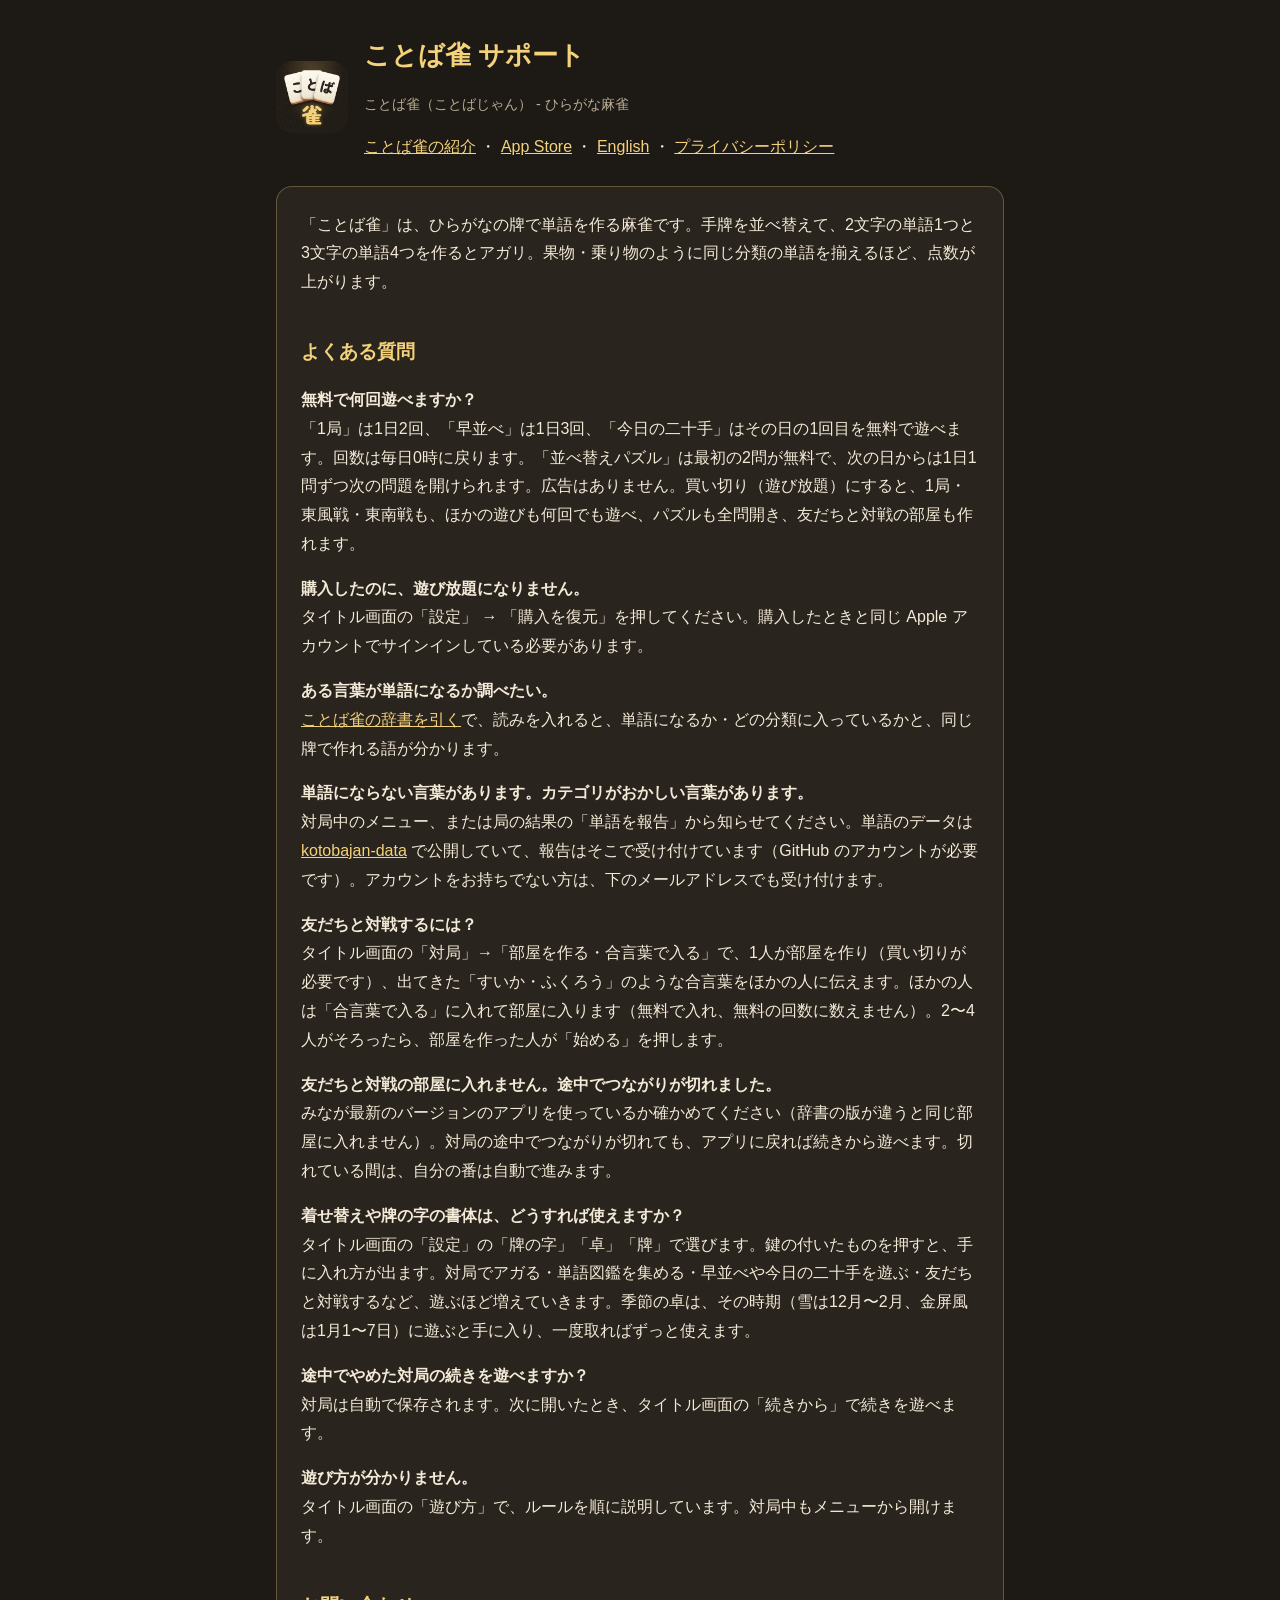
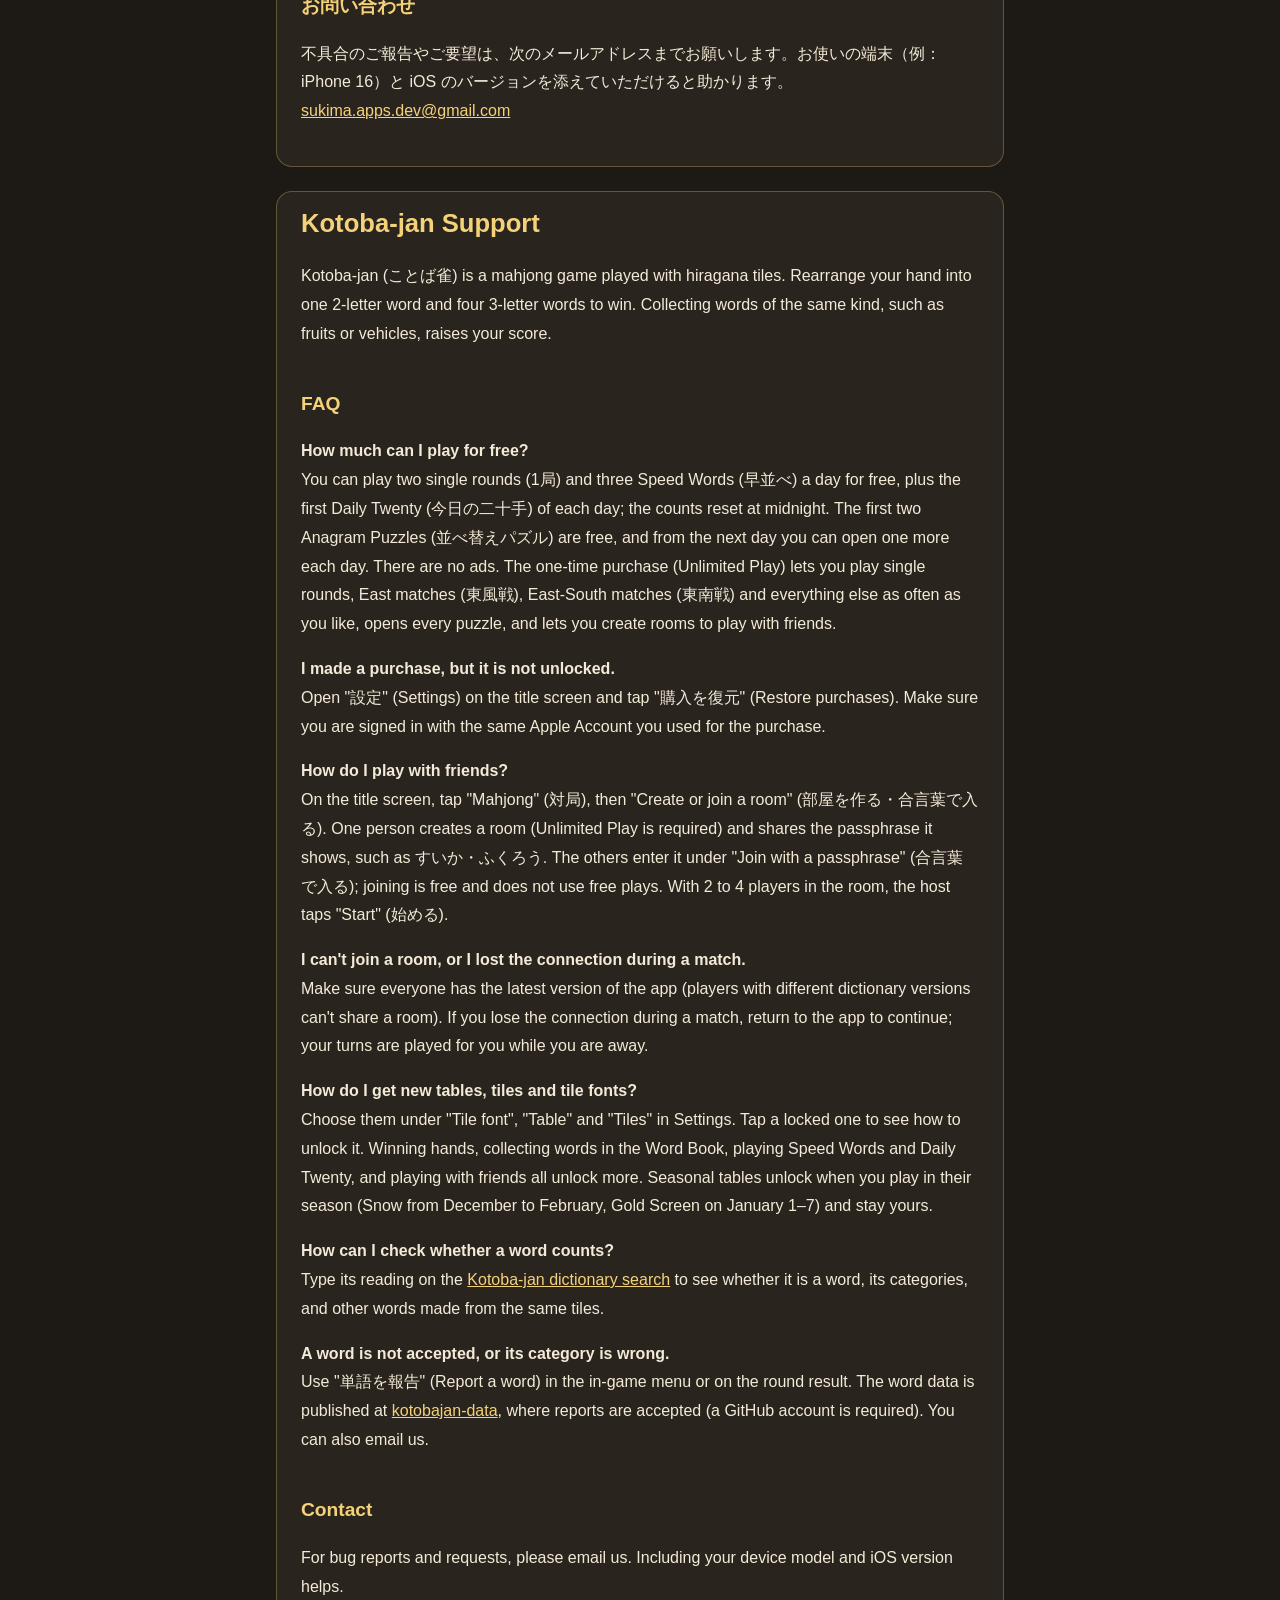
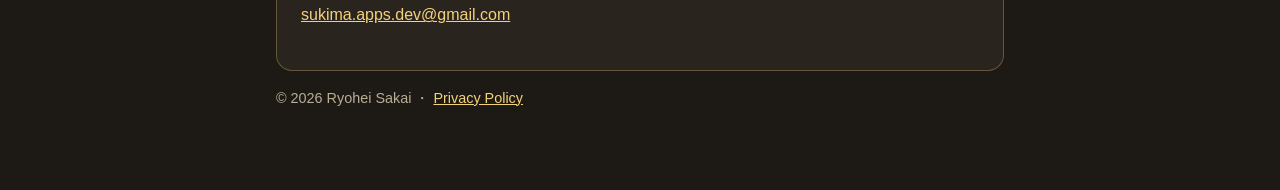
<file: index.html>
<!doctype html>
<html lang="ja">
<head>
<meta charset="utf-8">
<meta name="viewport" content="width=device-width, initial-scale=1">
<title>ことば雀 サポート / Support</title>
<meta name="description" content="ひらがなの牌で単語を作る麻雀ゲーム「ことば雀 - ひらがな麻雀」のサポートページ。よくある質問とお問い合わせ先。">
<link rel="stylesheet" href="style.css">
<link rel="icon" type="image/png" href="icon.png">
<link rel="apple-touch-icon" href="icon.png">
</head>
<body>
<main>
<header>
  <img src="icon.png" alt="ことば雀のアイコン">
  <div>
    <h1>ことば雀 <span>サポート</span></h1>
    <p class="sub">ことば雀（ことばじゃん） - ひらがな麻雀</p>
    <nav><a href="https://sakairuh.github.io/kotobajan/">ことば雀の紹介</a> ・ <a href="https://apps.apple.com/jp/app/%E3%81%93%E3%81%A8%E3%81%B0%E9%9B%80-%E3%81%B2%E3%82%89%E3%81%8C%E3%81%AA%E9%BA%BB%E9%9B%80/id6826314811">App Store</a> ・ <a href="#en">English</a> ・ <a href="privacy.html">プライバシーポリシー</a></nav>
  </div>
</header>

<section class="lang" lang="ja">
<p>「ことば雀」は、ひらがなの牌で単語を作る麻雀です。手牌を並べ替えて、2文字の単語1つと3文字の単語4つを作るとアガリ。果物・乗り物のように同じ分類の単語を揃えるほど、点数が上がります。</p>

<h2>よくある質問</h2>
<p><strong>無料で何回遊べますか？</strong><br>
「1局」は1日2回、「早並べ」は1日3回、「今日の二十手」はその日の1回目を無料で遊べます。回数は毎日0時に戻ります。「並べ替えパズル」は最初の2問が無料で、次の日からは1日1問ずつ次の問題を開けられます。広告はありません。買い切り（遊び放題）にすると、1局・東風戦・東南戦も、ほかの遊びも何回でも遊べ、パズルも全問開き、友だちと対戦の部屋も作れます。</p>
<p><strong>購入したのに、遊び放題になりません。</strong><br>
タイトル画面の「設定」 → 「購入を復元」を押してください。購入したときと同じ Apple アカウントでサインインしている必要があります。</p>
<p><strong>ある言葉が単語になるか調べたい。</strong><br>
<a href="https://sakairuh.github.io/kotobajan/jisho/">ことば雀の辞書を引く</a>で、読みを入れると、単語になるか・どの分類に入っているかと、同じ牌で作れる語が分かります。</p>
<p><strong>単語にならない言葉があります。カテゴリがおかしい言葉があります。</strong><br>
対局中のメニュー、または局の結果の「単語を報告」から知らせてください。単語のデータは <a href="https://github.com/sakairuh/kotobajan-data">kotobajan-data</a> で公開していて、報告はそこで受け付けています（GitHub のアカウントが必要です）。アカウントをお持ちでない方は、下のメールアドレスでも受け付けます。</p>
<p><strong>友だちと対戦するには？</strong><br>
タイトル画面の「対局」→「部屋を作る・合言葉で入る」で、1人が部屋を作り（買い切りが必要です）、出てきた「すいか・ふくろう」のような合言葉をほかの人に伝えます。ほかの人は「合言葉で入る」に入れて部屋に入ります（無料で入れ、無料の回数に数えません）。2〜4人がそろったら、部屋を作った人が「始める」を押します。</p>
<p><strong>友だちと対戦の部屋に入れません。途中でつながりが切れました。</strong><br>
みなが最新のバージョンのアプリを使っているか確かめてください（辞書の版が違うと同じ部屋に入れません）。対局の途中でつながりが切れても、アプリに戻れば続きから遊べます。切れている間は、自分の番は自動で進みます。</p>
<p><strong>着せ替えや牌の字の書体は、どうすれば使えますか？</strong><br>
タイトル画面の「設定」の「牌の字」「卓」「牌」で選びます。鍵の付いたものを押すと、手に入れ方が出ます。対局でアガる・単語図鑑を集める・早並べや今日の二十手を遊ぶ・友だちと対戦するなど、遊ぶほど増えていきます。季節の卓は、その時期（雪は12月〜2月、金屏風は1月1〜7日）に遊ぶと手に入り、一度取ればずっと使えます。</p>
<p><strong>途中でやめた対局の続きを遊べますか？</strong><br>
対局は自動で保存されます。次に開いたとき、タイトル画面の「続きから」で続きを遊べます。</p>
<p><strong>遊び方が分かりません。</strong><br>
タイトル画面の「遊び方」で、ルールを順に説明しています。対局中もメニューから開けます。</p>

<h2>お問い合わせ</h2>
<p>不具合のご報告やご要望は、次のメールアドレスまでお願いします。お使いの端末（例：iPhone 16）と iOS のバージョンを添えていただけると助かります。<br>
<a href="mailto:sukima.apps.dev@gmail.com">sukima.apps.dev@gmail.com</a></p>
</section>

<section class="lang" lang="en" id="en">
<h1>Kotoba-jan <span>Support</span></h1>
<p>Kotoba-jan (ことば雀) is a mahjong game played with hiragana tiles. Rearrange your hand into one 2-letter word and four 3-letter words to win. Collecting words of the same kind, such as fruits or vehicles, raises your score.</p>

<h2>FAQ</h2>
<p><strong>How much can I play for free?</strong><br>
You can play two single rounds (1局) and three Speed Words (早並べ) a day for free, plus the first Daily Twenty (今日の二十手) of each day; the counts reset at midnight. The first two Anagram Puzzles (並べ替えパズル) are free, and from the next day you can open one more each day. There are no ads. The one-time purchase (Unlimited Play) lets you play single rounds, East matches (東風戦), East-South matches (東南戦) and everything else as often as you like, opens every puzzle, and lets you create rooms to play with friends.</p>
<p><strong>I made a purchase, but it is not unlocked.</strong><br>
Open "設定" (Settings) on the title screen and tap "購入を復元" (Restore purchases). Make sure you are signed in with the same Apple Account you used for the purchase.</p>
<p><strong>How do I play with friends?</strong><br>
On the title screen, tap "Mahjong" (対局), then "Create or join a room" (部屋を作る・合言葉で入る). One person creates a room (Unlimited Play is required) and shares the passphrase it shows, such as すいか・ふくろう. The others enter it under "Join with a passphrase" (合言葉で入る); joining is free and does not use free plays. With 2 to 4 players in the room, the host taps "Start" (始める).</p>
<p><strong>I can't join a room, or I lost the connection during a match.</strong><br>
Make sure everyone has the latest version of the app (players with different dictionary versions can't share a room). If you lose the connection during a match, return to the app to continue; your turns are played for you while you are away.</p>
<p><strong>How do I get new tables, tiles and tile fonts?</strong><br>
Choose them under "Tile font", "Table" and "Tiles" in Settings. Tap a locked one to see how to unlock it. Winning hands, collecting words in the Word Book, playing Speed Words and Daily Twenty, and playing with friends all unlock more. Seasonal tables unlock when you play in their season (Snow from December to February, Gold Screen on January 1–7) and stay yours.</p>
<p><strong>How can I check whether a word counts?</strong><br>
Type its reading on the <a href="https://sakairuh.github.io/kotobajan/jisho/?lang=en">Kotoba-jan dictionary search</a> to see whether it is a word, its categories, and other words made from the same tiles.</p>
<p><strong>A word is not accepted, or its category is wrong.</strong><br>
Use "単語を報告" (Report a word) in the in-game menu or on the round result. The word data is published at <a href="https://github.com/sakairuh/kotobajan-data">kotobajan-data</a>, where reports are accepted (a GitHub account is required). You can also email us.</p>

<h2>Contact</h2>
<p>For bug reports and requests, please email us. Including your device model and iOS version helps.<br>
<a href="mailto:sukima.apps.dev@gmail.com">sukima.apps.dev@gmail.com</a></p>
</section>

<footer><p>© 2026 Ryohei Sakai ・ <a href="privacy.html">Privacy Policy</a></p></footer>
</main>
</body>
</html>
</file>
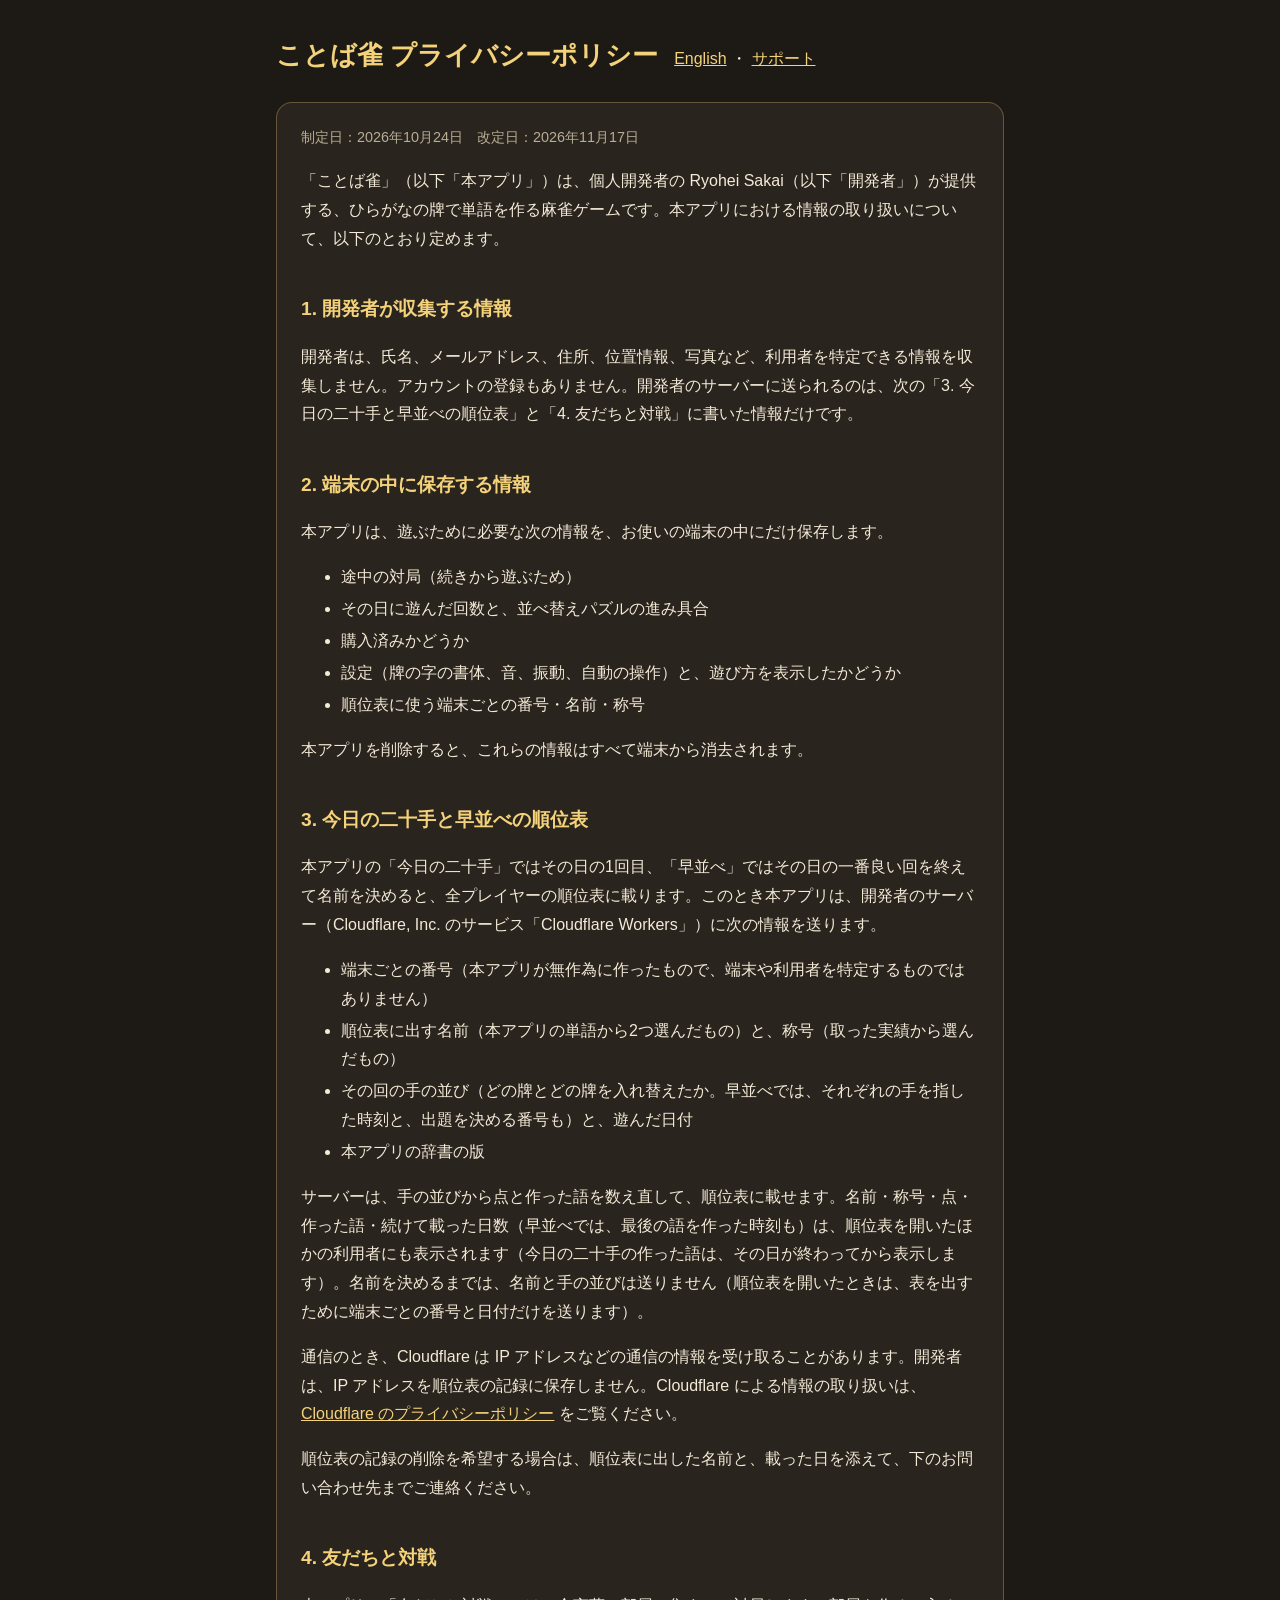
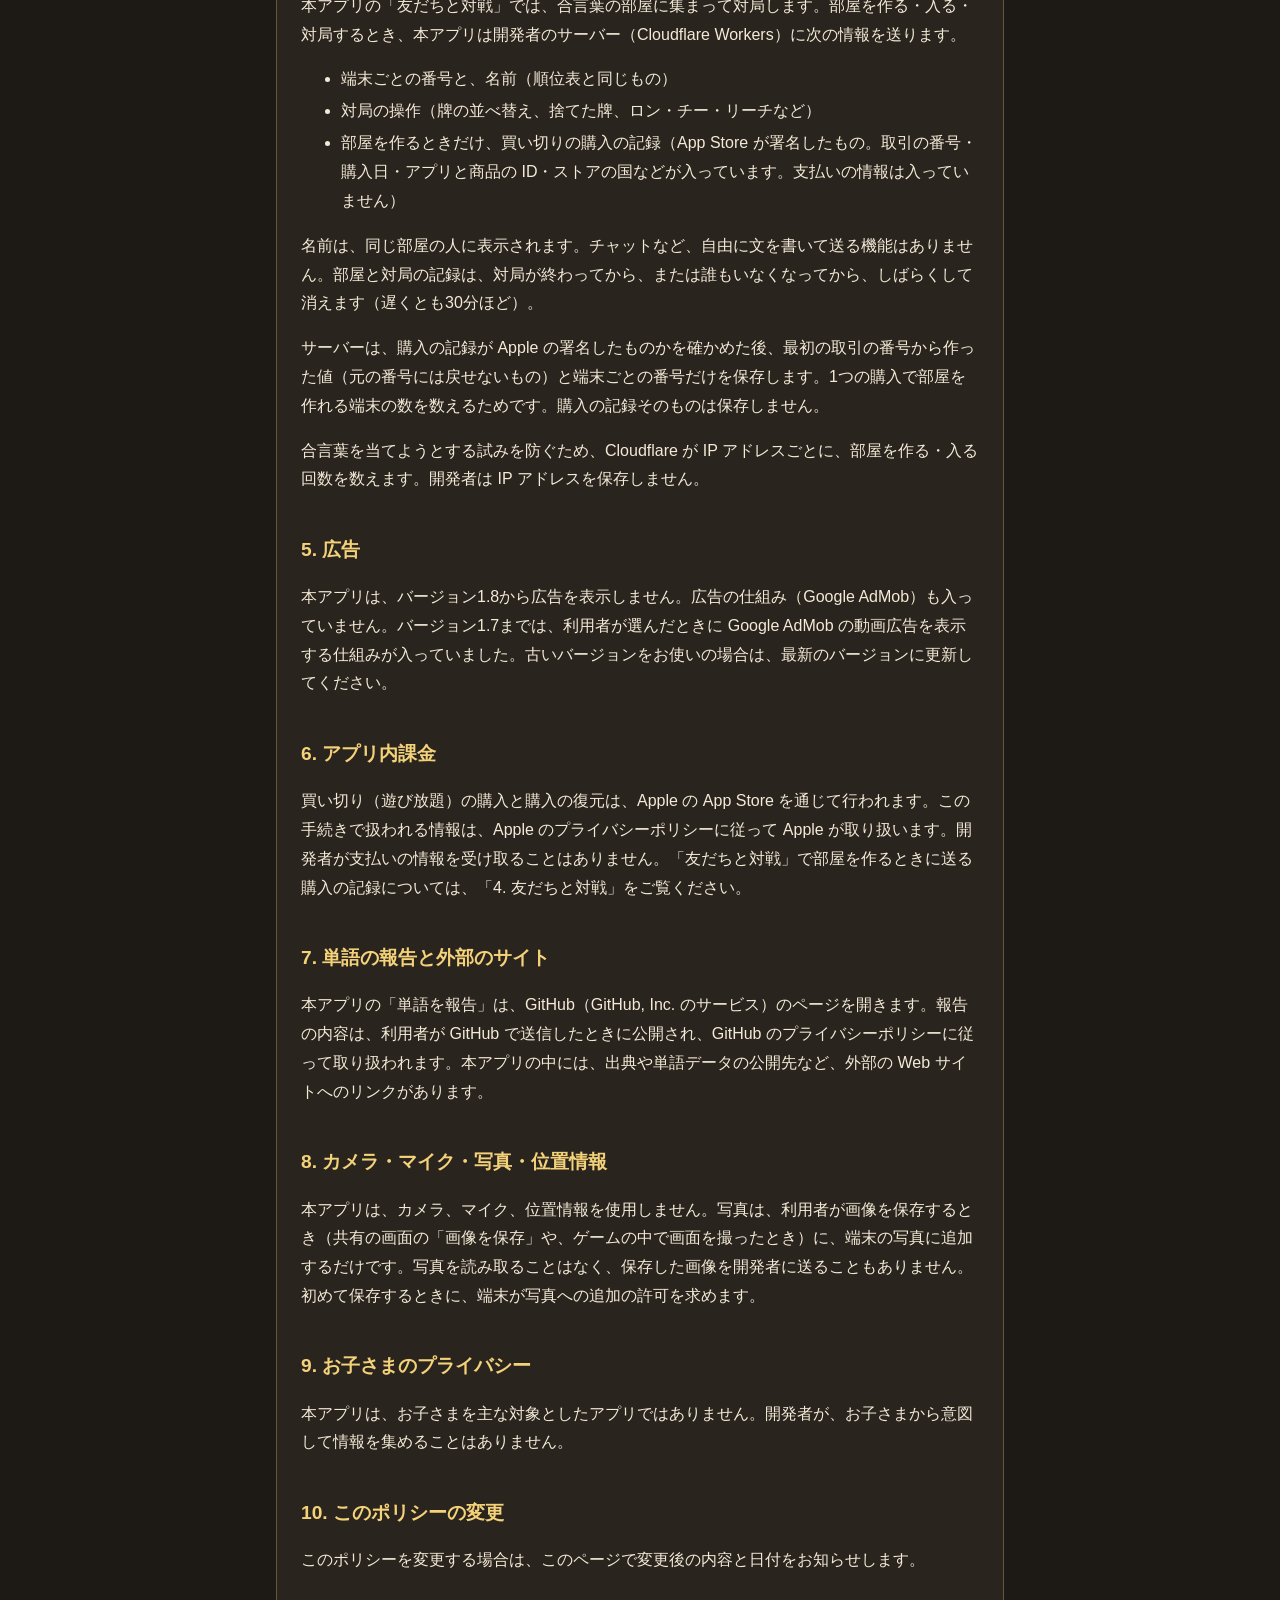
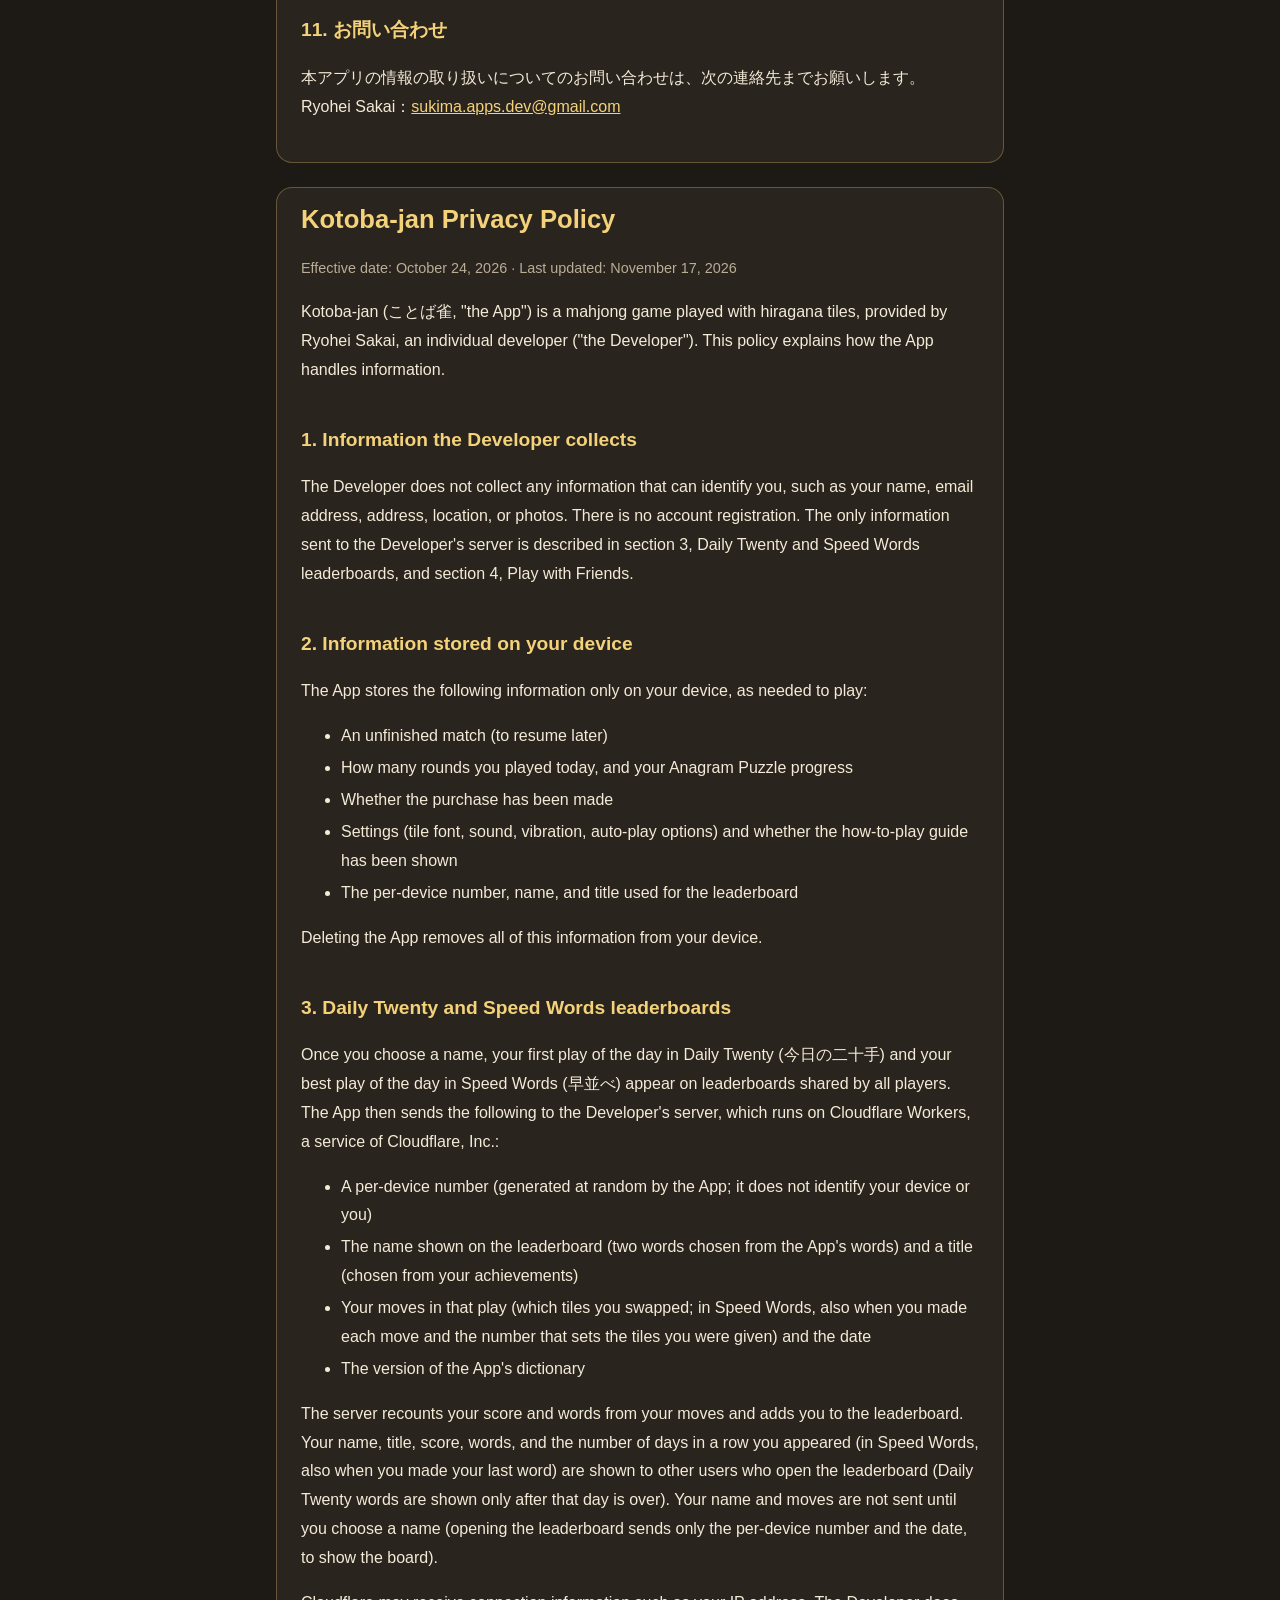
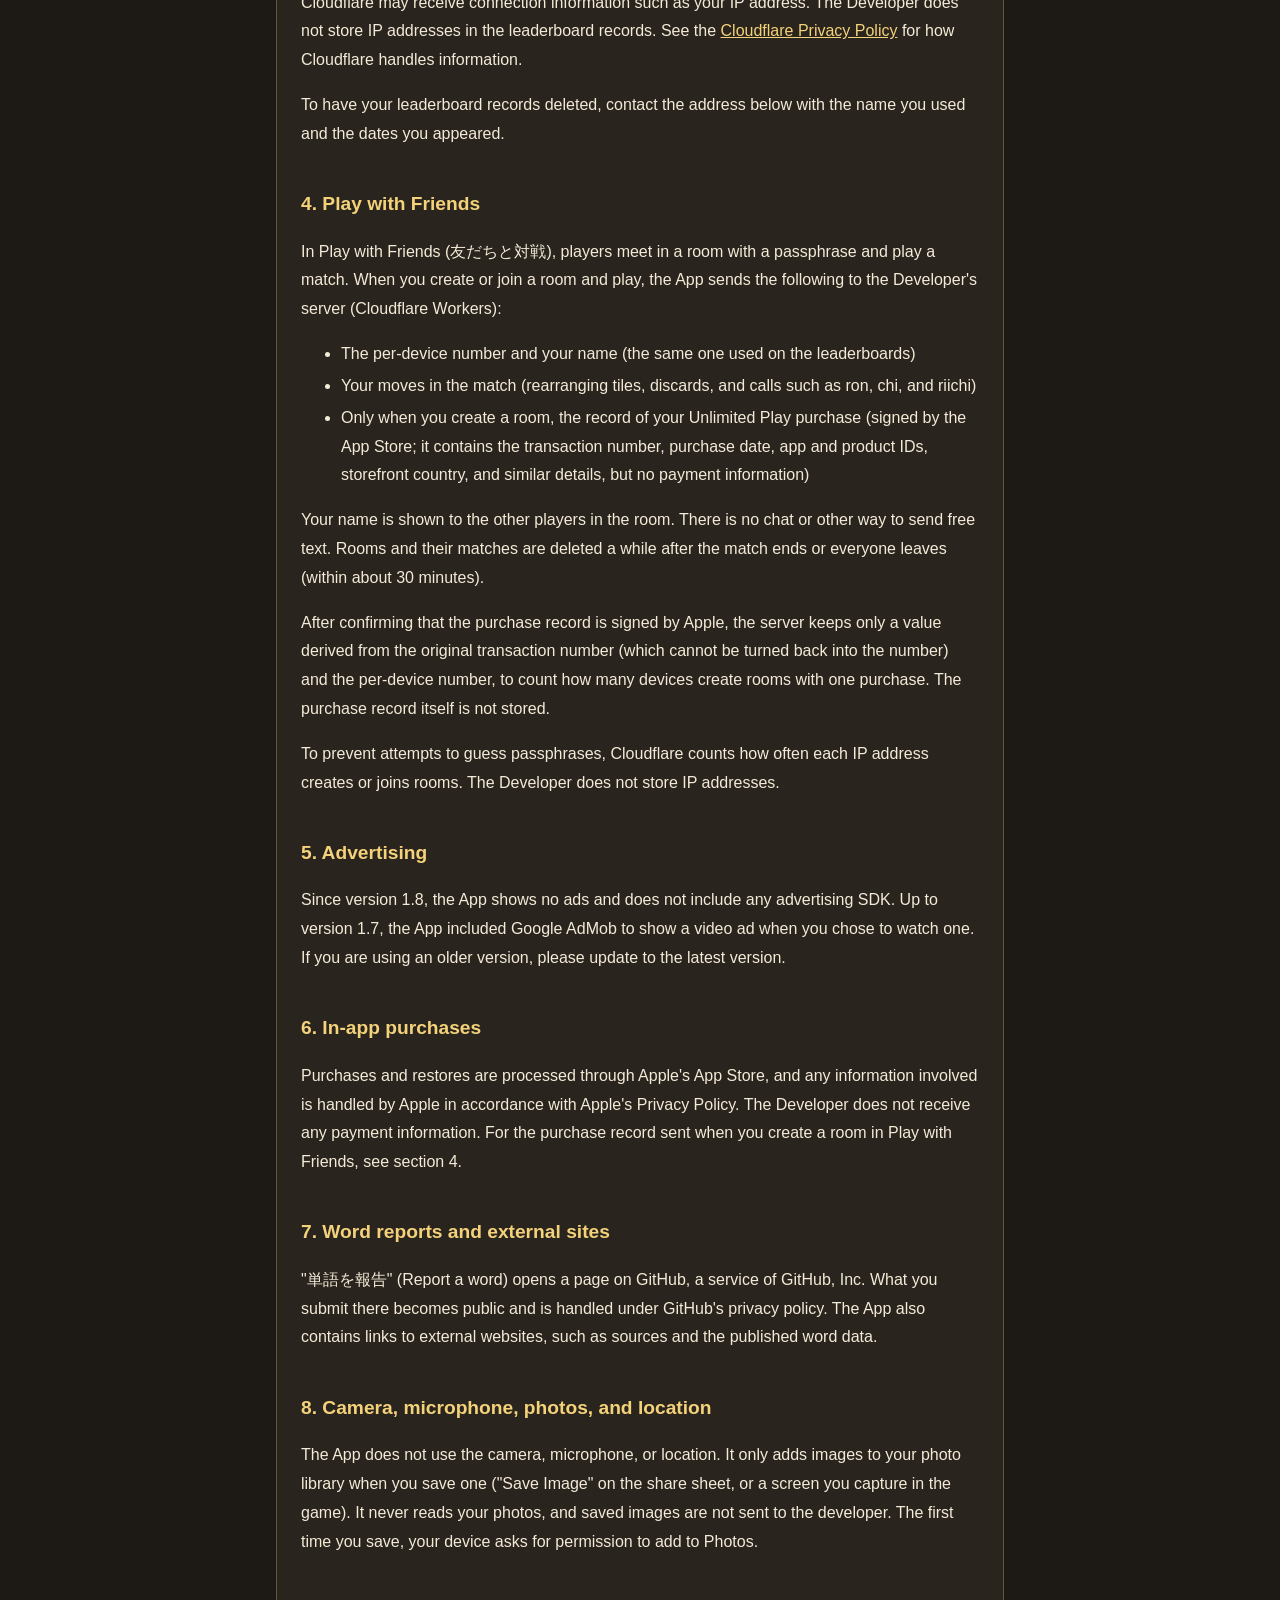
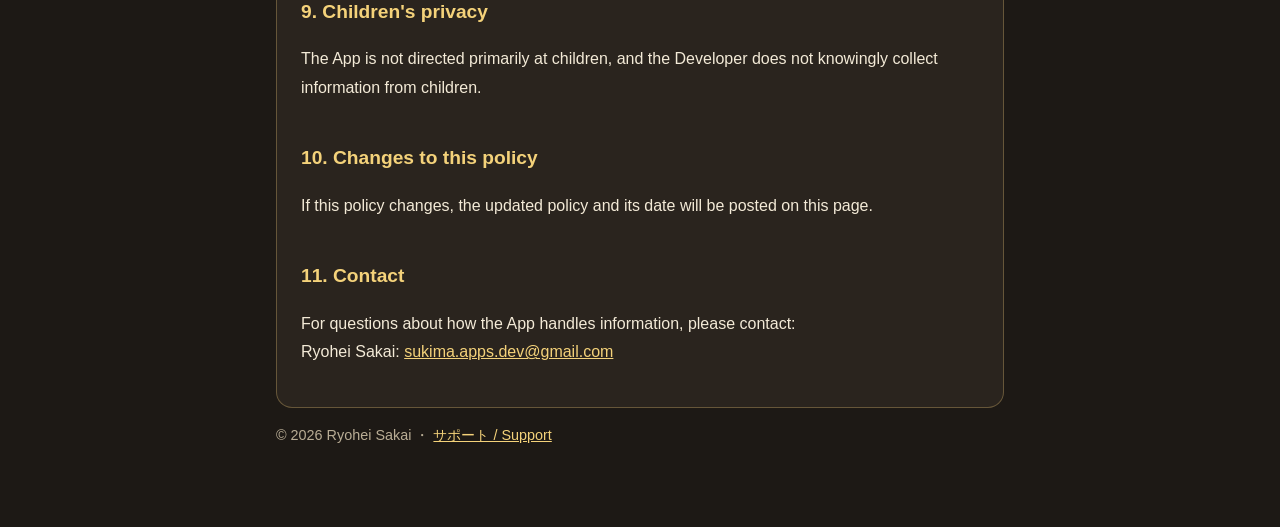
<file: privacy.html>
<!doctype html>
<html lang="ja">
<head>
<meta charset="utf-8">
<meta name="viewport" content="width=device-width, initial-scale=1">
<title>ことば雀 プライバシーポリシー / Privacy Policy</title>
<link rel="stylesheet" href="style.css">
<link rel="icon" type="image/png" href="icon.png">
</head>
<body>
<main>
<header>
  <h1>ことば雀 <span>プライバシーポリシー</span></h1>
  <nav><a href="#en">English</a> ・ <a href="index.html">サポート</a></nav>
</header>

<section class="lang" lang="ja">
<p class="updated">制定日：2026年10月24日　改定日：2026年11月17日</p>
<p>「ことば雀」（以下「本アプリ」）は、個人開発者の Ryohei Sakai（以下「開発者」）が提供する、ひらがなの牌で単語を作る麻雀ゲームです。本アプリにおける情報の取り扱いについて、以下のとおり定めます。</p>

<h2>1. 開発者が収集する情報</h2>
<p>開発者は、氏名、メールアドレス、住所、位置情報、写真など、利用者を特定できる情報を収集しません。アカウントの登録もありません。開発者のサーバーに送られるのは、次の「3. 今日の二十手と早並べの順位表」と「4. 友だちと対戦」に書いた情報だけです。</p>

<h2>2. 端末の中に保存する情報</h2>
<p>本アプリは、遊ぶために必要な次の情報を、お使いの端末の中にだけ保存します。</p>
<ul>
  <li>途中の対局（続きから遊ぶため）</li>
  <li>その日に遊んだ回数と、並べ替えパズルの進み具合</li>
  <li>購入済みかどうか</li>
  <li>設定（牌の字の書体、音、振動、自動の操作）と、遊び方を表示したかどうか</li>
  <li>順位表に使う端末ごとの番号・名前・称号</li>
</ul>
<p>本アプリを削除すると、これらの情報はすべて端末から消去されます。</p>

<h2>3. 今日の二十手と早並べの順位表</h2>
<p>本アプリの「今日の二十手」ではその日の1回目、「早並べ」ではその日の一番良い回を終えて名前を決めると、全プレイヤーの順位表に載ります。このとき本アプリは、開発者のサーバー（Cloudflare, Inc. のサービス「Cloudflare Workers」）に次の情報を送ります。</p>
<ul>
  <li>端末ごとの番号（本アプリが無作為に作ったもので、端末や利用者を特定するものではありません）</li>
  <li>順位表に出す名前（本アプリの単語から2つ選んだもの）と、称号（取った実績から選んだもの）</li>
  <li>その回の手の並び（どの牌とどの牌を入れ替えたか。早並べでは、それぞれの手を指した時刻と、出題を決める番号も）と、遊んだ日付</li>
  <li>本アプリの辞書の版</li>
</ul>
<p>サーバーは、手の並びから点と作った語を数え直して、順位表に載せます。名前・称号・点・作った語・続けて載った日数（早並べでは、最後の語を作った時刻も）は、順位表を開いたほかの利用者にも表示されます（今日の二十手の作った語は、その日が終わってから表示します）。名前を決めるまでは、名前と手の並びは送りません（順位表を開いたときは、表を出すために端末ごとの番号と日付だけを送ります）。</p>
<p>通信のとき、Cloudflare は IP アドレスなどの通信の情報を受け取ることがあります。開発者は、IP アドレスを順位表の記録に保存しません。Cloudflare による情報の取り扱いは、<a href="https://www.cloudflare.com/ja-jp/privacypolicy/">Cloudflare のプライバシーポリシー</a> をご覧ください。</p>
<p>順位表の記録の削除を希望する場合は、順位表に出した名前と、載った日を添えて、下のお問い合わせ先までご連絡ください。</p>

<h2>4. 友だちと対戦</h2>
<p>本アプリの「友だちと対戦」では、合言葉の部屋に集まって対局します。部屋を作る・入る・対局するとき、本アプリは開発者のサーバー（Cloudflare Workers）に次の情報を送ります。</p>
<ul>
  <li>端末ごとの番号と、名前（順位表と同じもの）</li>
  <li>対局の操作（牌の並べ替え、捨てた牌、ロン・チー・リーチなど）</li>
  <li>部屋を作るときだけ、買い切りの購入の記録（App Store が署名したもの。取引の番号・購入日・アプリと商品の ID・ストアの国などが入っています。支払いの情報は入っていません）</li>
</ul>
<p>名前は、同じ部屋の人に表示されます。チャットなど、自由に文を書いて送る機能はありません。部屋と対局の記録は、対局が終わってから、または誰もいなくなってから、しばらくして消えます（遅くとも30分ほど）。</p>
<p>サーバーは、購入の記録が Apple の署名したものかを確かめた後、最初の取引の番号から作った値（元の番号には戻せないもの）と端末ごとの番号だけを保存します。1つの購入で部屋を作れる端末の数を数えるためです。購入の記録そのものは保存しません。</p>
<p>合言葉を当てようとする試みを防ぐため、Cloudflare が IP アドレスごとに、部屋を作る・入る回数を数えます。開発者は IP アドレスを保存しません。</p>

<h2>5. 広告</h2>
<p>本アプリは、バージョン1.8から広告を表示しません。広告の仕組み（Google AdMob）も入っていません。バージョン1.7までは、利用者が選んだときに Google AdMob の動画広告を表示する仕組みが入っていました。古いバージョンをお使いの場合は、最新のバージョンに更新してください。</p>

<h2>6. アプリ内課金</h2>
<p>買い切り（遊び放題）の購入と購入の復元は、Apple の App Store を通じて行われます。この手続きで扱われる情報は、Apple のプライバシーポリシーに従って Apple が取り扱います。開発者が支払いの情報を受け取ることはありません。「友だちと対戦」で部屋を作るときに送る購入の記録については、「4. 友だちと対戦」をご覧ください。</p>

<h2>7. 単語の報告と外部のサイト</h2>
<p>本アプリの「単語を報告」は、GitHub（GitHub, Inc. のサービス）のページを開きます。報告の内容は、利用者が GitHub で送信したときに公開され、GitHub のプライバシーポリシーに従って取り扱われます。本アプリの中には、出典や単語データの公開先など、外部の Web サイトへのリンクがあります。</p>

<h2>8. カメラ・マイク・写真・位置情報</h2>
<p>本アプリは、カメラ、マイク、位置情報を使用しません。写真は、利用者が画像を保存するとき（共有の画面の「画像を保存」や、ゲームの中で画面を撮ったとき）に、端末の写真に追加するだけです。写真を読み取ることはなく、保存した画像を開発者に送ることもありません。初めて保存するときに、端末が写真への追加の許可を求めます。</p>

<h2>9. お子さまのプライバシー</h2>
<p>本アプリは、お子さまを主な対象としたアプリではありません。開発者が、お子さまから意図して情報を集めることはありません。</p>

<h2>10. このポリシーの変更</h2>
<p>このポリシーを変更する場合は、このページで変更後の内容と日付をお知らせします。</p>

<h2>11. お問い合わせ</h2>
<p>本アプリの情報の取り扱いについてのお問い合わせは、次の連絡先までお願いします。<br>
Ryohei Sakai：<a href="mailto:sukima.apps.dev@gmail.com">sukima.apps.dev@gmail.com</a></p>
</section>

<section class="lang" lang="en" id="en">
<h1>Kotoba-jan <span>Privacy Policy</span></h1>
<p class="updated">Effective date: October 24, 2026 · Last updated: November 17, 2026</p>
<p>Kotoba-jan (ことば雀, "the App") is a mahjong game played with hiragana tiles, provided by Ryohei Sakai, an individual developer ("the Developer"). This policy explains how the App handles information.</p>

<h2>1. Information the Developer collects</h2>
<p>The Developer does not collect any information that can identify you, such as your name, email address, address, location, or photos. There is no account registration. The only information sent to the Developer's server is described in section 3, Daily Twenty and Speed Words leaderboards, and section 4, Play with Friends.</p>

<h2>2. Information stored on your device</h2>
<p>The App stores the following information only on your device, as needed to play:</p>
<ul>
  <li>An unfinished match (to resume later)</li>
  <li>How many rounds you played today, and your Anagram Puzzle progress</li>
  <li>Whether the purchase has been made</li>
  <li>Settings (tile font, sound, vibration, auto-play options) and whether the how-to-play guide has been shown</li>
  <li>The per-device number, name, and title used for the leaderboard</li>
</ul>
<p>Deleting the App removes all of this information from your device.</p>

<h2>3. Daily Twenty and Speed Words leaderboards</h2>
<p>Once you choose a name, your first play of the day in Daily Twenty (今日の二十手) and your best play of the day in Speed Words (早並べ) appear on leaderboards shared by all players. The App then sends the following to the Developer's server, which runs on Cloudflare Workers, a service of Cloudflare, Inc.:</p>
<ul>
  <li>A per-device number (generated at random by the App; it does not identify your device or you)</li>
  <li>The name shown on the leaderboard (two words chosen from the App's words) and a title (chosen from your achievements)</li>
  <li>Your moves in that play (which tiles you swapped; in Speed Words, also when you made each move and the number that sets the tiles you were given) and the date</li>
  <li>The version of the App's dictionary</li>
</ul>
<p>The server recounts your score and words from your moves and adds you to the leaderboard. Your name, title, score, words, and the number of days in a row you appeared (in Speed Words, also when you made your last word) are shown to other users who open the leaderboard (Daily Twenty words are shown only after that day is over). Your name and moves are not sent until you choose a name (opening the leaderboard sends only the per-device number and the date, to show the board).</p>
<p>Cloudflare may receive connection information such as your IP address. The Developer does not store IP addresses in the leaderboard records. See the <a href="https://www.cloudflare.com/privacypolicy/">Cloudflare Privacy Policy</a> for how Cloudflare handles information.</p>
<p>To have your leaderboard records deleted, contact the address below with the name you used and the dates you appeared.</p>

<h2>4. Play with Friends</h2>
<p>In Play with Friends (友だちと対戦), players meet in a room with a passphrase and play a match. When you create or join a room and play, the App sends the following to the Developer's server (Cloudflare Workers):</p>
<ul>
  <li>The per-device number and your name (the same one used on the leaderboards)</li>
  <li>Your moves in the match (rearranging tiles, discards, and calls such as ron, chi, and riichi)</li>
  <li>Only when you create a room, the record of your Unlimited Play purchase (signed by the App Store; it contains the transaction number, purchase date, app and product IDs, storefront country, and similar details, but no payment information)</li>
</ul>
<p>Your name is shown to the other players in the room. There is no chat or other way to send free text. Rooms and their matches are deleted a while after the match ends or everyone leaves (within about 30 minutes).</p>
<p>After confirming that the purchase record is signed by Apple, the server keeps only a value derived from the original transaction number (which cannot be turned back into the number) and the per-device number, to count how many devices create rooms with one purchase. The purchase record itself is not stored.</p>
<p>To prevent attempts to guess passphrases, Cloudflare counts how often each IP address creates or joins rooms. The Developer does not store IP addresses.</p>

<h2>5. Advertising</h2>
<p>Since version 1.8, the App shows no ads and does not include any advertising SDK. Up to version 1.7, the App included Google AdMob to show a video ad when you chose to watch one. If you are using an older version, please update to the latest version.</p>

<h2>6. In-app purchases</h2>
<p>Purchases and restores are processed through Apple's App Store, and any information involved is handled by Apple in accordance with Apple's Privacy Policy. The Developer does not receive any payment information. For the purchase record sent when you create a room in Play with Friends, see section 4.</p>

<h2>7. Word reports and external sites</h2>
<p>"単語を報告" (Report a word) opens a page on GitHub, a service of GitHub, Inc. What you submit there becomes public and is handled under GitHub's privacy policy. The App also contains links to external websites, such as sources and the published word data.</p>

<h2>8. Camera, microphone, photos, and location</h2>
<p>The App does not use the camera, microphone, or location. It only adds images to your photo library when you save one ("Save Image" on the share sheet, or a screen you capture in the game). It never reads your photos, and saved images are not sent to the developer. The first time you save, your device asks for permission to add to Photos.</p>

<h2>9. Children's privacy</h2>
<p>The App is not directed primarily at children, and the Developer does not knowingly collect information from children.</p>

<h2>10. Changes to this policy</h2>
<p>If this policy changes, the updated policy and its date will be posted on this page.</p>

<h2>11. Contact</h2>
<p>For questions about how the App handles information, please contact:<br>
Ryohei Sakai: <a href="mailto:sukima.apps.dev@gmail.com">sukima.apps.dev@gmail.com</a></p>
</section>

<footer><p>© 2026 Ryohei Sakai ・ <a href="index.html">サポート / Support</a></p></footer>
</main>
</body>
</html>
</file>
<file: style.css>
:root {
  --bg: #1d1915;
  --card: #2a241e;
  --text: #f3ead7;
  --muted: #b9ad95;
  --accent: #f4d27a;
  --line: rgb(214 180 106 / 0.35);
}
* { box-sizing: border-box; }
body {
  margin: 0;
  background: var(--bg);
  color: var(--text);
  font-family: -apple-system, BlinkMacSystemFont, "Hiragino Sans", "Hiragino Kaku Gothic ProN", "Noto Sans JP", sans-serif;
  line-height: 1.8;
}
main { max-width: 760px; margin: 0 auto; padding: 32px 16px 64px; }
header { display: flex; align-items: center; gap: 16px; margin-bottom: 24px; }
header img { width: 72px; height: 72px; border-radius: 16px; flex: none; }
h1 { font-size: 1.6rem; margin: 0; color: var(--accent); }
h2 { font-size: 1.2rem; color: var(--accent); margin-top: 2em; }
section.lang { background: var(--card); border: 1px solid var(--line); border-radius: 16px; padding: 8px 24px 24px; margin-top: 24px; }
.updated, footer, .sub { color: var(--muted); font-size: 0.9rem; }
a { color: var(--accent); }
nav { margin-top: 8px; }
li { margin: 0.2em 0; }
/* 見出しの後半（プライバシーポリシーなど）は、途中で折り返さずにまとめて次の行へ */
h1 span { display: inline-block; }
</file>
